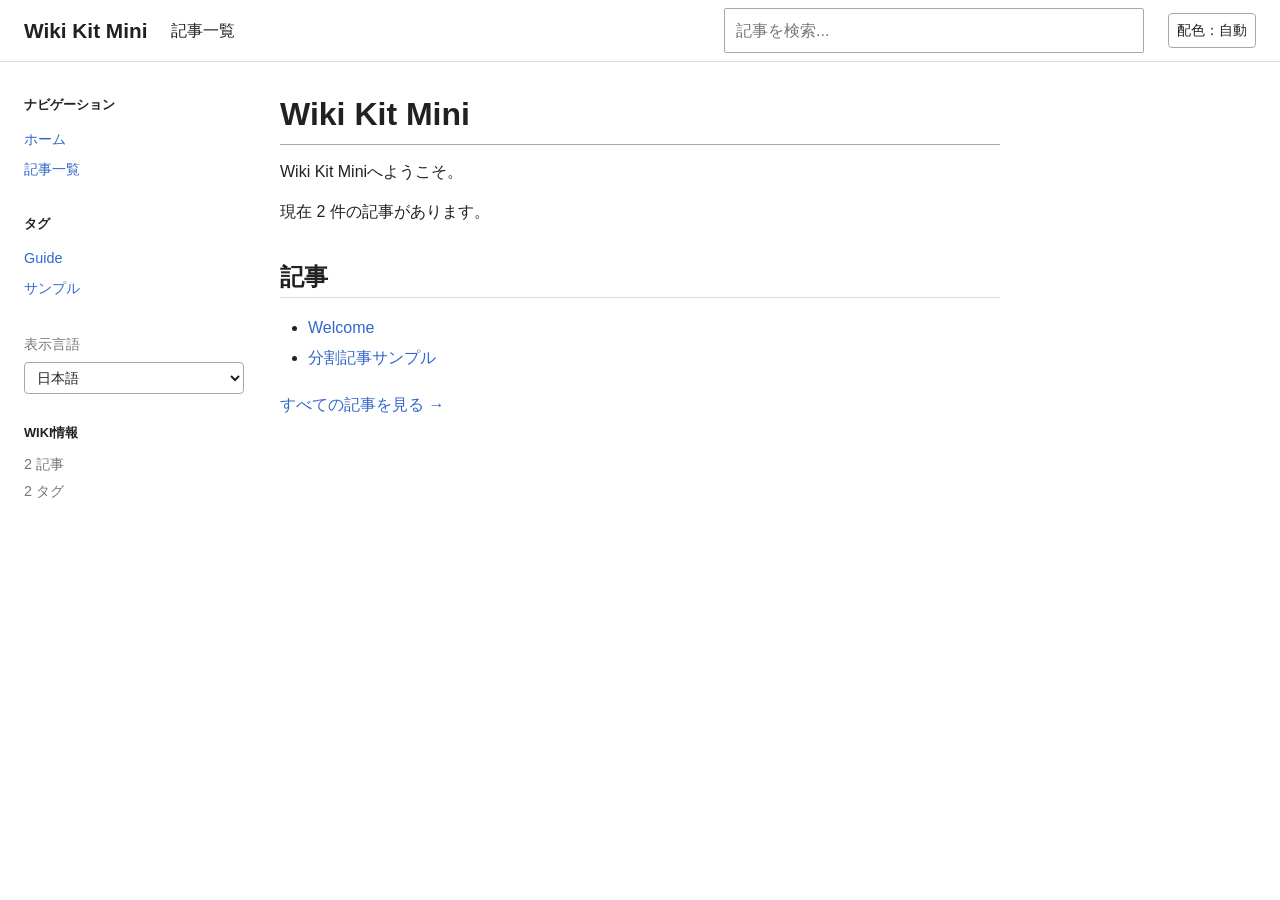
<file: index.html>
<!DOCTYPE html>
<html lang="ja" data-language-pending>
<head>
    <meta charset="UTF-8">
    <meta name="viewport" content="width=device-width, initial-scale=1.0">

    <title>Wiki</title>
    <meta name="description" content="Markdownで手軽に作れる、小規模な個人Wiki。">
    <meta property="og:title" content="Wiki Kit Mini">
    <meta property="og:description" content="Markdownで手軽に作れる、小規模な個人Wiki。">
    <meta property="og:type" content="website">
    <meta name="twitter:card" content="summary">

    <script src="./src/theme.js"></script>
    <link rel="stylesheet" href="./src/style.css">
</head>
<body>
    <header class="site-header">
        <button
            id="sidebar-toggle"
            class="mobile-menu-button"
            type="button"
            aria-label="メニューを開く" data-i18n-label="メニューを開く"
            aria-controls="sidebar"
            aria-expanded="false"
        >
            ☰
        </button>

        <a href="./" id="wiki-name">Wiki</a>

        <a href="./?page=all" class="header-articles" data-i18n="記事一覧">
            記事一覧
        </a>

        <div class="search-area">
            <input
                id="search"
                type="search"
                placeholder="記事を検索..." data-i18n-placeholder="記事を検索..."
                autocomplete="off"
                role="combobox"
                aria-label="記事を検索" data-i18n-label="記事を検索"
                aria-autocomplete="list"
                aria-controls="search-options"
                aria-expanded="false"
            >

            <div id="search-results" hidden></div>
        </div>

        <button id="theme-toggle" class="theme-toggle" type="button">
            <span class="theme-prefix">配色：</span><span id="theme-label">自動</span>
        </button>

        <button
        id="toc-toggle"
        class="mobile-toc-button"
        type="button"
        aria-label="目次を開く" data-i18n-label="目次を開く"
        aria-controls="toc-panel"
        aria-expanded="false"
        hidden
    >
        <span data-i18n="目次">目次</span>
    </button>
    </header>

    <div class="wiki-layout">
        <aside id="sidebar" class="wiki-sidebar">
            <nav>
                <h2 data-i18n="ナビゲーション">ナビゲーション</h2>

                <a href="./" data-i18n="ホーム">ホーム</a>
                <a href="?page=all" data-i18n="記事一覧">記事一覧</a>
            </nav>

            <section>
                <h2 data-i18n="タグ">タグ</h2>

                <div id="sidebar-tags"></div>
            </section>

            <section class="language-settings">
                <label for="language-select" data-i18n="表示言語">表示言語</label>
                <select id="language-select">
                    <option value="ja" lang="ja">日本語</option>
                    <option value="en" lang="en">English</option>
                </select>
            </section>

            <section class="wiki-stats">
                <h2 data-i18n="Wiki情報">Wiki情報</h2>

                <p>
                    <span id="article-count">0</span> <span data-i18n="記事">記事</span>
                </p>

                <p>
                    <span id="tag-count">0</span> <span data-i18n="タグ">タグ</span>
                </p>
            </section>
        </aside>

        <main id="article">
            <p>Loading...</p>
        </main>

        <aside
        id="toc-panel"
        class="toc-panel"
        hidden
        ></aside>
    </div>

    <div id="mobile-backdrop" class="mobile-backdrop"></div>

    <script type="module" src="./src/main.js"></script>
</body>
</html>
</file>
<file: src/style.css>
/* ベース */

/* 設定の初期言語が分かるまで、別言語のUIを先に表示しない。 */
html[data-language-pending] .site-header,
html[data-language-pending] .wiki-sidebar {
    visibility: hidden;
}

:root {
    --text: #202122;
    --muted: #72777d;

    --link: #3366cc;
    --missing: #ba0000;

    --border: #dcdcde;
    --border-strong: #a2a9b1;

    --surface: #ffffff;
    --surface-soft: #f8f9fa;

    color-scheme: light;
    --header-surface: rgb(255 255 255 / 96%);
    --subtle-text: #54595d;
    --inline-surface: #f1f2f3;
    --hover-surface: #eaecf0;
    --code-surface: #f6f8fa;
    --code-text: #174a67;
    --syntax-keyword: #a02be4;
    --syntax-string: #087ea4;
    --syntax-number: #0969da;
    --syntax-title: #c0268c;
    --syntax-type: #d15704;
    --syntax-builtin: #e05a00;
    --syntax-variable: #1677b8;
    --syntax-comment: #6a737d;
    --syntax-meta: #16803c;

    --sidebar-width: 220px;
    --toc-width: 220px;
    --content-width: 900px;
}

:root[data-theme="dark"] {
    color-scheme: dark;
    --text: #e6e9ef;
    --muted: #abb4bf;
    --link: #8ab4ff;
    --missing: #ff8f8f;
    --border: #353e4a;
    --border-strong: #697686;
    --surface: #171b21;
    --surface-soft: #202630;
    --header-surface: rgb(23 27 33 / 96%);
    --subtle-text: #c2c9d2;
    --inline-surface: #252c36;
    --hover-surface: #303946;
    --code-surface: #202630;
    --code-text: #dbe5f3;
    --syntax-keyword: #d2a8ff;
    --syntax-string: #a5d6ff;
    --syntax-number: #79c0ff;
    --syntax-title: #ffabe0;
    --syntax-type: #ffc58b;
    --syntax-builtin: #ffb77c;
    --syntax-variable: #a5d6ff;
    --syntax-comment: #abb4bf;
    --syntax-meta: #a4d897;
}

* {
    box-sizing: border-box;
}

html {
    scroll-behavior: smooth;
    scroll-padding-top: calc(var(--header-height, 58px) + 16px);

    color: var(--text);
    font-family:
        -apple-system,
        BlinkMacSystemFont,
        "Segoe UI",
        "Noto Sans JP",
        sans-serif;

    background: var(--surface);
}

body {
    margin: 0;
    line-height: 1.7;
}


/* ヘッダー */

.site-header {
    position: sticky;
    top: 0;
    z-index: 100;

    display: flex;
    align-items: center;
    gap: 24px;

    min-height: 58px;
    padding: 8px 24px;

    background: var(--header-surface);
    border-bottom: 1px solid var(--border);

    backdrop-filter: blur(8px);
}

#wiki-name {
    flex-shrink: 0;

    color: var(--text);
    font-size: 1.3rem;
    font-weight: 700;
    text-decoration: none;
}

.header-articles {
    color: var(--text);
    text-decoration: none;
}

.header-articles:hover {
    color: var(--link);
}


/* 検索 */

.search-area {
    position: relative;

    width: min(420px, 100%);
    margin-left: auto;
}

#search {
    color: var(--text);
    width: 100%;
    padding: 8px 11px;

    font: inherit;

    background: var(--surface);
    border: 1px solid var(--border-strong);
    border-radius: 2px;
    outline: none;
}

#search:focus {
    border-color: var(--link);
    box-shadow: inset 0 0 0 1px var(--link);
}

#search::placeholder {
    color: var(--muted);
    opacity: 1;
}

#search-results {
    position: absolute;
    top: calc(100% + 4px);
    left: 0;
    z-index: 10;

    display: flex;
    flex-direction: column;

    width: 100%;
    max-height: calc(100dvh - var(--header-height, 58px) - 16px);
    overflow-y: auto;
    overflow-wrap: anywhere;

    background: var(--surface);
    border: 1px solid var(--border-strong);

    box-shadow:
        0 2px 6px
        rgb(0 0 0 / 12%);
}

#search-results:empty,
#search-results[hidden] {
    display: none;
}

#search-results a {
    display: flex;
    flex-direction: column;
    gap: 2px;

    padding: 8px 12px;

    color: var(--link);
    text-decoration: none;
}

#search-results a:hover,
#search-results a[aria-selected="true"] {
    background: var(--surface-soft);
}

#search-results a[aria-selected="true"] {
    box-shadow: inset 3px 0 var(--link);
}

.search-status {
    margin: 0;
    padding: 8px 12px;
    color: var(--muted);
    font-size: 0.85rem;
}

.search-snippet {
    overflow: hidden;

    color: var(--muted);
    font-size: 0.85rem;
    line-height: 1.4;

    white-space: nowrap;
    text-overflow: ellipsis;
}


/* Wikiレイアウト */

.wiki-layout {
    display: grid;

    grid-template-columns:
        var(--sidebar-width)
        minmax(0, var(--content-width))
        var(--toc-width);

    gap: 36px;

    width: min(100% - 48px, 1440px);
    margin: 32px auto 80px;
}


/* 記事 */

#article {
    min-width: 0;
    overflow-wrap: anywhere;
}

.split-article {
    display: grid;
    gap: 1.5rem;
}

.split-article-row {
    display: grid;
    gap: 1.5rem;
    grid-template-columns: minmax(0, 1fr);
}

.split-article-two-columns {
    grid-template-columns: repeat(2, minmax(0, 1fr));
}

.split-article-section {
    min-width: 0;
    overflow-wrap: anywhere;
}

.split-article-section img {
    max-width: 100%;
    height: auto;
}

@media (max-width: 900px) {
    .split-article-two-columns {
        grid-template-columns: minmax(0, 1fr);
    }
}

#article p {
    margin: 0.8em 0;
}


/* 見出し */

#article h1,
#article h2,
#article h3 {
    color: var(--text);
    line-height: 1.3;
}

#article h1 {
    margin: 0 0 12px;
    padding-bottom: 8px;

    font-size: 2rem;
    font-weight: 600;

    border-bottom:
        1px solid
        var(--border-strong);
}

#article h2 {
    margin: 36px 0 12px;
    padding-bottom: 5px;

    font-size: 1.5rem;
    font-weight: 600;

    border-bottom:
        1px solid
        var(--border);
}

#article h3 {
    margin: 28px 0 10px;

    font-size: 1.2rem;
    font-weight: 600;
}


/* リンク */

#article a {
    color: var(--link);
    text-decoration: none;
}

#article a:hover {
    text-decoration: underline;
}

#article a.wiki-link-missing,
#article a.wiki-link-missing:visited {
    color: var(--missing);
}


/* タグ */

.article-tags {
    display: flex;
    flex-wrap: wrap;
    gap: 6px;

    margin: 8px 0 20px;
}

#article .article-tag {
    padding: 2px 8px;

    color: var(--subtle-text);
    font-size: 0.82rem;
    text-decoration: none;

    background: var(--inline-surface);
    border: 1px solid var(--hover-surface);
    border-radius: 2px;
}

#article .article-tag:hover {
    color: var(--text);
    background: var(--hover-surface);
}


/* リスト */

#article ul,
#article ol {
    padding-left: 28px;
}

#article li {
    margin: 3px 0;
}


/* 引用 */

#article blockquote {
    margin: 20px 0;
    padding: 6px 16px;

    color: var(--subtle-text);

    border-left:
        4px solid
        var(--border-strong);
}

#article blockquote > :first-child {
    margin-top: 0;
}

#article blockquote > :last-child {
    margin-bottom: 0;
}


/* インラインコード */

#article :not(pre) > code {
    padding: 2px 5px;

    color: var(--text);

    font-family:
        Consolas,
        "Courier New",
        monospace;

    font-size: 0.9em;

    background: var(--inline-surface);
    border: 1px solid var(--hover-surface);
    border-radius: 3px;
}


/* コードブロック */

.code-block {
    position: relative;
    margin: 20px 0;
    background: var(--code-surface);
    border: 1px solid var(--border);
    border-radius: 4px;
    overflow: hidden;
}

#article pre {
    overflow-x: auto;
    margin: 20px 0;
    padding: 16px 18px;
    background: var(--code-surface);
}

#article .code-block > pre {
    margin: 0;
    /* コピー済みの表示でも本文に重ならない操作領域を確保する。 */
    padding-top: 48px;
}

#article pre code,
.hljs {
    padding: 0;

    color: var(--code-text);

    font-family:
        Consolas,
        "Courier New",
        monospace;

    font-size: 0.9rem;

    background: transparent;
}

.code-copy {
    position: absolute;
    top: 8px;
    right: 8px;

    padding: 4px 8px;

    color: var(--subtle-text);
    font: inherit;
    font-size: 0.78rem;

    background: var(--surface);
    border:
        1px solid
        var(--border-strong);

    border-radius: 3px;

    cursor: pointer;
}

.code-copy:hover {
    color: var(--text);
    background: var(--hover-surface);
}


/* highlight.js */

.hljs-keyword,
.hljs-selector-tag {
    color: var(--syntax-keyword);
}

.hljs-string,
.hljs-attr {
    color: var(--syntax-string);
}

.hljs-number,
.hljs-literal {
    color: var(--syntax-number);
}

.hljs-title,
.hljs-title.function_,
.hljs-function .hljs-title {
    color: var(--syntax-title);
}

.hljs-type {
    color: var(--syntax-type);
}

.hljs-built_in {
    color: var(--syntax-builtin);
}

.hljs-variable,
.hljs-template-variable,
.hljs-property,
.hljs-params {
    color: var(--syntax-variable);
}

.hljs-comment,
.hljs-quote {
    color: var(--syntax-comment);
}

.hljs-meta {
    color: var(--syntax-meta);
}


/* テーブル */

#article table {
    border-collapse: collapse;

    max-width: 100%;
    margin: 20px 0;

    font-size: 0.95rem;
}

#article th,
#article td {
    padding: 7px 11px;

    border:
        1px solid
        var(--border-strong);
}

#article th {
    font-weight: 600;
    background: var(--hover-surface);
}


.article-table {
    max-width: 100%;
    overflow-x: auto;
    overflow-wrap: normal;
}

.article-table:focus-visible {
    outline: 2px solid var(--link);
}

/* 画像 */

.article-image {
    width: fit-content;
    max-width: 100%;

    margin: 24px 0;
}

#article img {
    display: block;

    max-width: min(100%, 700px);
    height: auto;
}

.article-image figcaption {
    margin-top: 5px;

    color: var(--muted);
    font-size: 0.82rem;
}


/* 記事一覧 */

.article-list {
    display: flex;
    flex-direction: column;

    margin-top: 20px;
}

.article-list-item {
    padding: 12px 4px;

    border-bottom:
        1px solid
        var(--border);
}

.article-list-item:first-child {
    border-top:
        1px solid
        var(--border);
}

.article-list-title {
    font-size: 1.05rem;
    font-weight: 600;
}

.article-list-tags {
    display: flex;
    flex-wrap: wrap;
    gap: 10px;

    margin-top: 3px;
}

#article .article-list-tags a {
    color: var(--muted);
    font-size: 0.8rem;
}


/* ホーム */

.home-article-list {
    margin-bottom: 16px;
}

.home-all-articles {
    display: inline-block;
    margin-top: 4px;
}


/* 関連リンク */

.article-links {
    margin-top: 48px;
}

.article-links h2 {
    margin-top: 0;
}


/* 左サイドバー */

.wiki-sidebar {
    position: sticky;
    top: 90px;

    align-self: start;

    max-height: calc(100vh - 110px);
    overflow-y: auto;

    color: var(--muted);
    font-size: 0.9rem;
}

.wiki-sidebar section,
.wiki-sidebar nav {
    margin-bottom: 28px;
}

.wiki-sidebar h2 {
    margin: 0 0 8px;

    color: var(--text);
    font-size: 0.8rem;
    font-weight: 700;

    text-transform: uppercase;
}

.wiki-sidebar a {
    display: block;

    padding: 3px 0;

    color: var(--link);
    text-decoration: none;
}

.wiki-sidebar a:hover {
    text-decoration: underline;
}

#sidebar-tags {
    display: flex;
    flex-direction: column;
}

.wiki-stats p {
    margin: 3px 0;
}


/* 右目次 */

.toc-panel {
    position: sticky;
    top: 90px;

    align-self: start;

    max-height: calc(100vh - 110px);
    overflow-y: auto;

    font-size: 0.85rem;
}

.toc-panel[hidden] {
    display: block;
    visibility: hidden;
}

.toc-title {
    margin-bottom: 8px;

    color: var(--text);
    font-weight: 700;
}

.toc-panel ul {
    margin: 0;
    padding: 0;

    list-style: none;

    border-left:
        1px solid
        var(--border);
}

.toc-panel li {
    margin: 2px 0;
}

.toc-panel a {
    overflow-wrap: anywhere;
    position: relative;
    display: block;

    padding: 3px 0 3px 12px;

    color: var(--muted);
    text-decoration: none;
}

.toc-panel a:hover {
    color: var(--link);
}

.toc-panel .toc-h3 a {
    padding-left: 24px;
}


/* 現在位置 */

.toc-panel a.active {
    color: var(--link);
    font-weight: 600;
}

.toc-panel a.active::before {
    content: "";

    position: absolute;
    left: -1px;

    width: 2px;
    height: 1.7em;

    background: var(--link);
}

/* 目次とモバイル目次ボタンの非表示 */

.toc-panel[hidden],
.mobile-toc-button[hidden] {
    display: none !important;
}


/* モバイル */

.mobile-menu-button,
.mobile-toc-button {
    display: none;
}

.mobile-backdrop {
    display: none;
}

@media (max-width: 900px) {
    .site-header {
        gap: 12px;
        padding: 8px 14px;
    }

    .header-articles {
        display: none;
    }

    .mobile-menu-button,
    .mobile-toc-button {
        display: block;

        padding: 5px 8px;

        color: var(--text);
        font: inherit;

        background: transparent;

        border:
            1px solid
            var(--border);

        border-radius: 4px;

        cursor: pointer;
    }

    .mobile-toc-button {
        margin-left: auto;
    }

    .search-area {
        flex: 1;

        width: auto;
        margin-left: 0;
    }

    .wiki-layout {
        display: block;

        width: 100%;
        margin: 24px 0 60px;
    }

    #article {
        padding: 0 18px;
    }

    .wiki-sidebar,
    .toc-panel {
        visibility: hidden;
        position: fixed;

        top: 0;
        bottom: 0;
        z-index: 200;

        width: min(82vw, 320px);
        max-height: none;

        padding: 24px;

        background: var(--surface);

        transform: translateX(-105%);
        transition: transform 0.2s ease;
    }

    .wiki-sidebar {
        left: 0;
    }

    .toc-panel {
        right: 0;
        left: auto;

        transform: translateX(105%);
    }

    .wiki-sidebar.open,
    .toc-panel.open {
        visibility: visible;
        transform: translateX(0);
    }

    .mobile-backdrop.show {
        position: fixed;
        inset: 0;
        z-index: 150;

        display: block;

        background:
            rgb(0 0 0 / 35%);
    }

    .toc-panel[hidden] {
        visibility: hidden;
    }
}

/* 狭い画面でも検索欄を操作できる幅にする。 */
@media (max-width: 600px) {
    .site-header {
        flex-wrap: wrap;
    }

    #wiki-name {
        flex: 1;
        min-width: 0;
        overflow: hidden;
        white-space: nowrap;
        text-overflow: ellipsis;
    }

    .search-area {
        order: 1;
        flex-basis: 100%;
        min-width: 0;
    }
}

.theme-toggle {
    flex-shrink: 0;
    padding: 5px 8px;
    color: var(--text);
    font: inherit;
    font-size: 0.85rem;
    background: var(--surface);
    border: 1px solid var(--border-strong);
    border-radius: 4px;
    cursor: pointer;
}

.theme-toggle:hover {
    background: var(--hover-surface);
}

.theme-toggle:focus-visible {
    outline: 2px solid var(--link);
    outline-offset: 2px;
}

@media (max-width: 600px) {
    .theme-prefix {
        display: none;
    }
}

.language-settings {
    display: grid;
    gap: 6px;
    margin: 20px 0;
}

#language-select {
    width: 100%;
    padding: 6px 8px;
    color: var(--text);
    font: inherit;
    background: var(--surface);
    border: 1px solid var(--border-strong);
    border-radius: 4px;
}

#language-select:focus-visible {
    outline: 2px solid var(--link);
    outline-offset: 2px;
}
</file>
